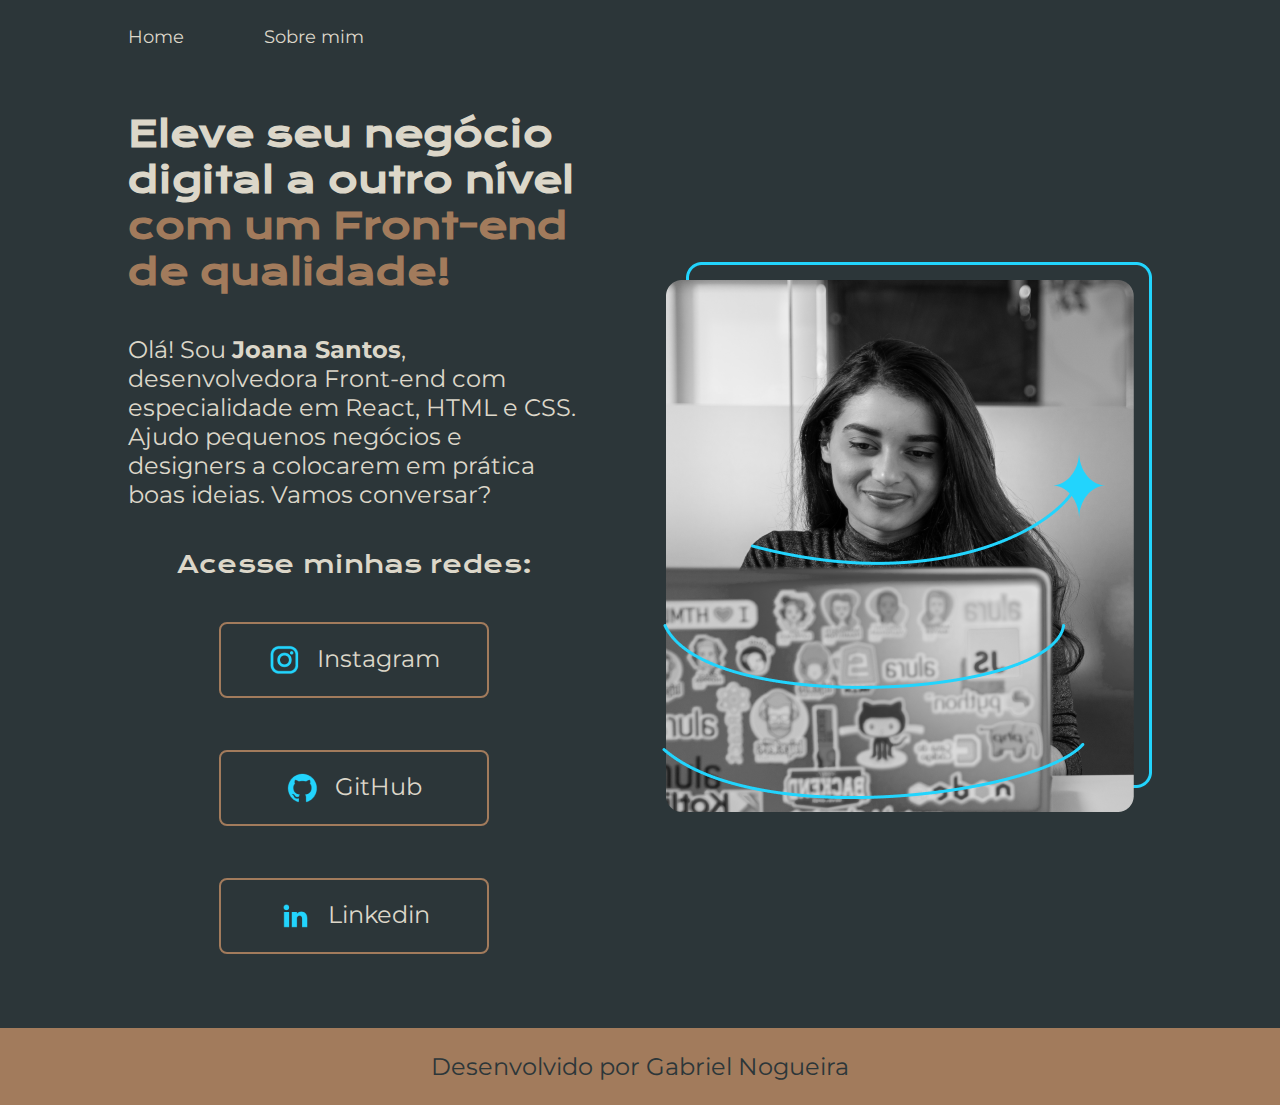
<file: index.html>
<!DOCTYPE html>
<html lang="pt-br">
    <head>
        <meta charset="UTF-8">
        <meta name="viewport" content="width=device-width, initial-scale=1.0">
        <title>Home</title>
        <link rel="stylesheet" href="./styles/style.css">


    </head>

    <body>
        <header class="cabecalho">
            <nav class="cabecalho__menu">
                <a class="cabecalho__menu__links" href="index.html">Home</a>
                <a class="cabecalho__menu__links" href="about.html">Sobre mim</a>
            </nav>
        </header>
        <main class="apresentacao">
            <section class="apresentacao__conteudo">
                <h1 class="apresentacao__conteudo__titulo">Eleve seu negócio digital a outro nível <strong class="tituloDestaque">com um Front-end de qualidade!</strong></h1>
                <p class="apresentacao__conteudo__texto">Olá! Sou <strong>Joana Santos</strong>, desenvolvedora Front-end com especialidade em React, HTML e CSS. Ajudo pequenos negócios e designers a colocarem em prática boas ideias. Vamos conversar?
                </p>
                <div class="apresentacao__conteudo__links">
                    <h2 class="apresentacao__conteudo__links__subtitulo">Acesse minhas redes:</h2>
                    <a class="apresentacao__conteudo__links__link" href="https://www.instagram.com/">
                        <img src="./assets/instagram.png"> Instagram</a>
                    <a class="apresentacao__conteudo__links__link" href="https://github.com/">
                        <img src="./assets/github.png"> GitHub</a>
                    <a class="apresentacao__conteudo__links__link" href="https://github.com/">
                        <img src="./assets/linkedin.png"> Linkedin</a>
                </div>    
            </section>
            <img class="apresentacao__imagem" src="./assets/Imagem.png" alt="Imagem pessoa">
        </main>
        <footer>
            <P class="rodape">Desenvolvido por Gabriel Nogueira</P>
        </footer>

    </body>
</html>
</file>
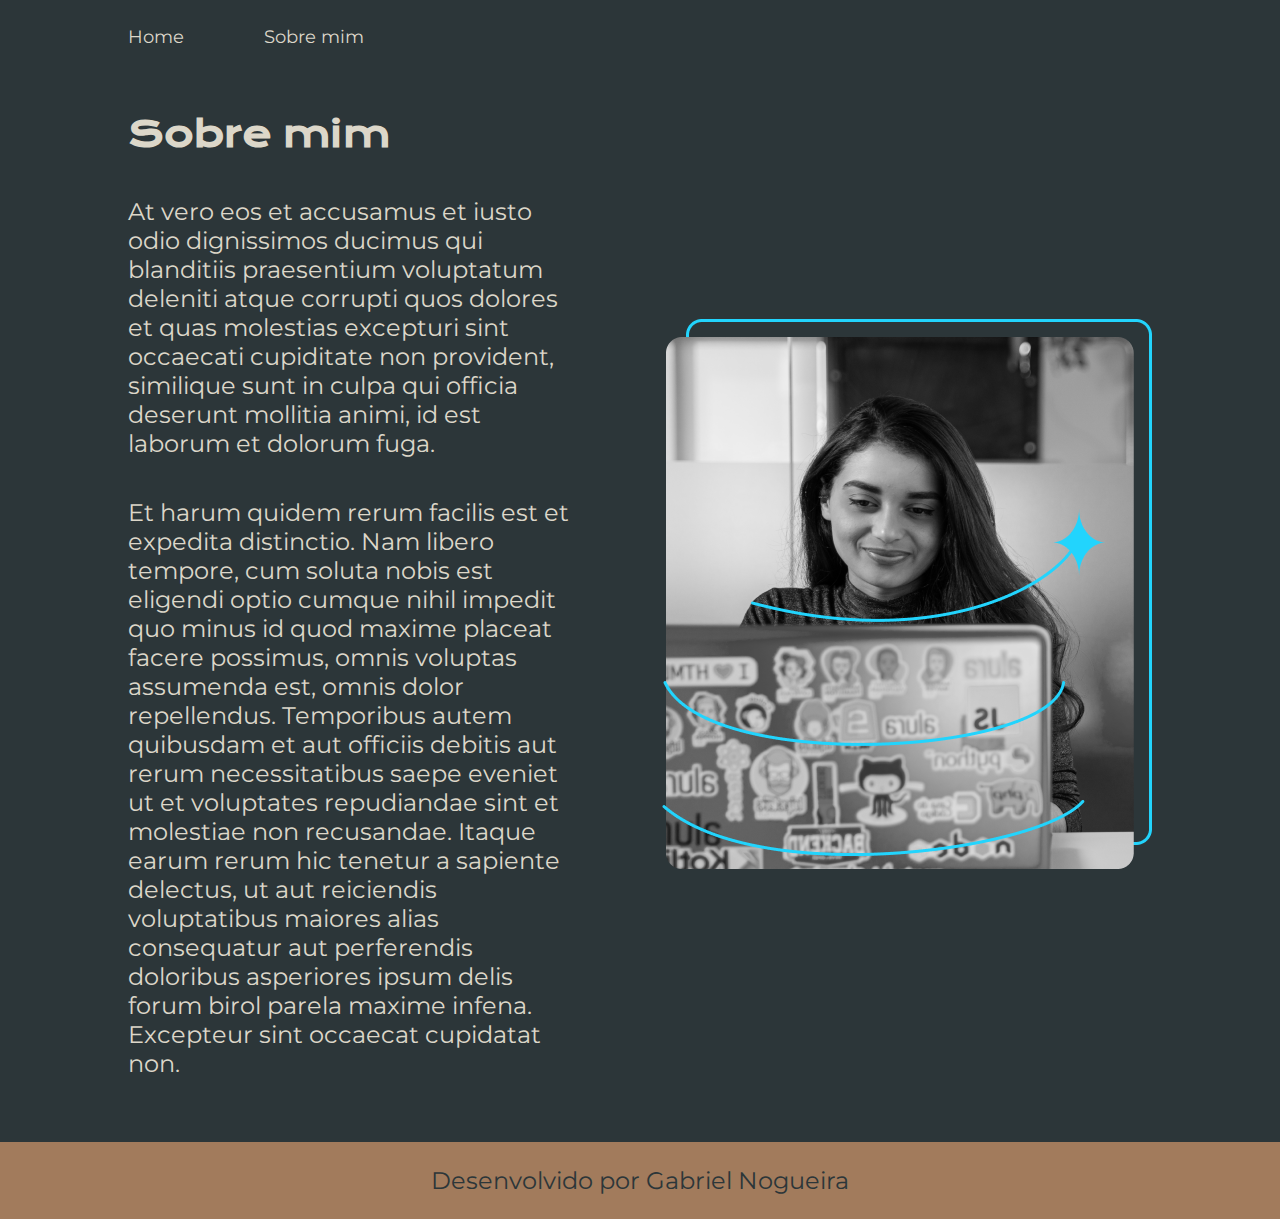
<file: about.html>
<!DOCTYPE html>
<html lang="pt-br">
    <head>
        <meta charset="UTF-8">
        <meta name="viewport" content="width=device-width, initial-scale=1.0">
        <title>Sobre mim</title>
        <link rel="stylesheet" href="./styles/style.css">
    </head>
    <body>
        <header class="cabecalho">
            <nav class="cabecalho__menu">
                <a class="cabecalho__menu__links" href="index.html">Home</a>
                <a class="cabecalho__menu__links" href="about.html">Sobre mim</a>
            </nav>
        </header>
        <main class="apresentacao">
            <section class="apresentacao__conteudo">
                <h1 class="apresentacao__conteudo__titulo">Sobre mim</h1>
                <p class="apresentacao__conteudo__texto">At vero eos et accusamus et iusto odio dignissimos ducimus qui blanditiis praesentium voluptatum deleniti atque corrupti quos dolores et quas molestias excepturi sint occaecati cupiditate non provident, similique sunt in culpa qui officia deserunt mollitia animi, id est laborum et dolorum fuga.
                </p>
                <p class="apresentacao__conteudo__texto">Et harum quidem rerum facilis est et expedita distinctio. Nam libero tempore, cum soluta nobis est eligendi optio cumque nihil impedit quo minus id quod maxime placeat facere possimus, omnis voluptas assumenda est, omnis dolor repellendus. Temporibus autem quibusdam et aut officiis debitis aut rerum necessitatibus saepe eveniet ut et voluptates repudiandae sint et molestiae non recusandae. Itaque earum rerum hic tenetur a sapiente delectus, ut aut reiciendis voluptatibus maiores alias consequatur aut perferendis doloribus asperiores ipsum delis forum birol parela maxime infena. Excepteur sint occaecat cupidatat non.
                </p>

            </section>
            <img src="./assets/Imagem.png" alt="Imagem pessoa">
        </main>
        <footer>
            <P class="rodape">Desenvolvido por Gabriel Nogueira</P>
        </footer>

    </body>
</html>
</file>
<file: styles/style.css>
@import url('https://fonts.googleapis.com/css2?family=Krona+One&family=Montserrat&display=swap');

*{ /* Reset de estilos do CSS */
    margin: 0;
    padding: 0;
}

:root{
    --cor-primaria: #2C3639;
    --cor-secundaria: #DCD7C9;
    --cor-terciaria: #A27B5C;
    --cor-hover: #3F4E4F;

    --font-primaria: 'Krona One', sans-serif;
    --font-secundaria: 'Montserrat', sans-serif;
}

body{
    background-color: var(--cor-primaria);
    color: var(--cor-secundaria);
}

.cabecalho{
    padding: 2% 0% 0% 10%;
}

.cabecalho__menu{
    display: flex;
    gap: 80px;
}

.cabecalho__menu__links{
    text-decoration: none;
    font-family: var(--font-secundaria);
    font-size: 1.12rem;
    color: var(--cor-secundaria);
}

.tituloDestaque{
    color: var(--cor-terciaria);
}

.apresentacao{
    padding: 5% 10%;
    display: flex;
    align-items: center;
    justify-content: space-between;
    gap: 82px;
}

.apresentacao__conteudo{
    width: 50%;
    display: flex;
    flex-direction: column;
    gap: 40px;
}

.apresentacao__conteudo__titulo{
    font-size: 2.25rem;
    font-family: var(--font-primaria);
}
.apresentacao__conteudo__texto{
    font-size: 1.5rem;
    font-family: var(--font-secundaria);
}

.apresentacao__conteudo__links{
    display: flex;
    flex-direction: column;
    align-items: center;
    gap: 32px;
    justify-content: space-between;
}

.apresentacao__conteudo__links__subtitulo{
    font-family: var(--font-primaria);
    font-size: 1.5rem;
    font-weight: 400;
}

.apresentacao__conteudo__links__link{
    display: flex;
    justify-content: center;
    gap: 16px;
    border: 2px solid var(--cor-terciaria);
    width: 50%;
    text-align: center;
    border-radius: 8px;
    font-size: 1.5rem;
    padding: 20px;
    margin: 10px;
    font-family: var(--font-secundaria);
    color: var(--cor-secundaria);
    text-decoration: none;
    
}

.apresentacao__conteudo__links__link:hover{
    background-color: var(--cor-hover);
}

.apresentacao__imagem{
    width: 50%;
}

.rodape{
    color: var(--cor-primaria);
    background-color: var(--cor-terciaria);
    padding: 24px;
    text-align: center;
    font-family: var(--font-secundaria);
    font-size: 1.5rem;
}

@media (max-width: 1100px){
    .cabecalho{
        padding: 10%;;
    }

    .cabecalho__menu{
        justify-content: center;
    }

    .apresentacao{
        flex-direction: column-reverse;
        padding: 5%;
    }

    .apresentacao__conteudo{
        width: auto;
    }
}
</file>
